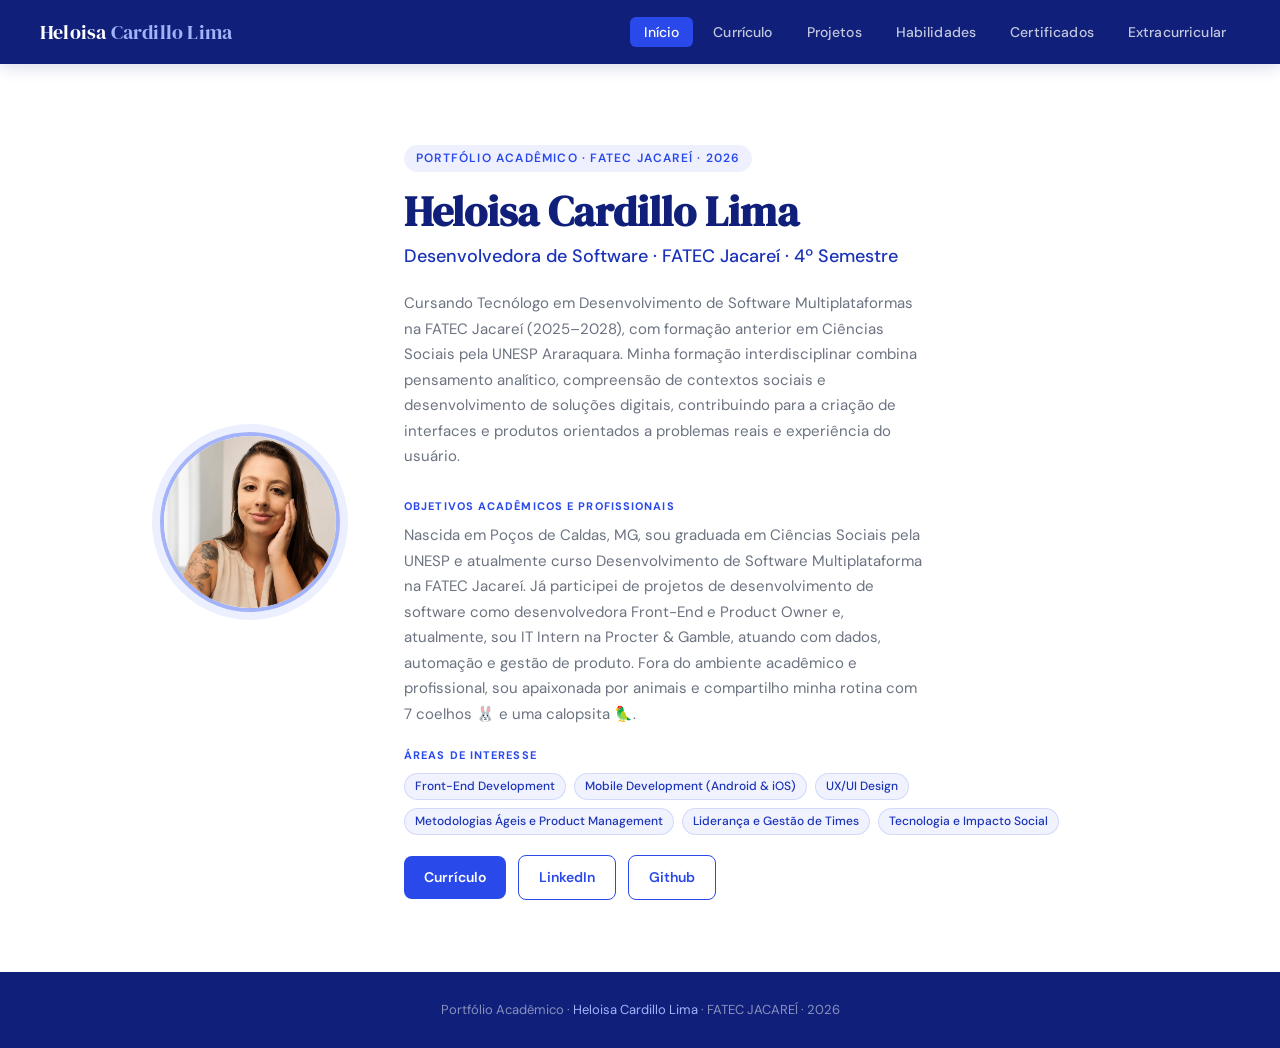
<file: docs/index.html>
<!DOCTYPE html>
<html lang="pt-br">

<head>
    <meta charset="UTF-8">
    <meta name="viewport" content="width=device-width, initial-scale=1.0">
    <title>Heloisa Cardillo – Portfólio Acadêmico</title>
    <meta name="description"
        content="Portfólio Acadêmico – Heloisa Cardillo Lima, Desenvolvimento de Software Multiplataformas">
    <link rel="icon" href="image/ideia.gif" type="image/gif">
    <link rel="stylesheet" href="style.css">
</head>

<body>

    <div id="navbar"></div>

    <div class="page-wrapper">

        <section id="inicio">
            <div class="container">
                <div class="intro-inner">
                    <div class="intro-photo">
                        <img src="image/foto.png" alt="Heloisa Cardillo Lima">
                    </div>
                    <div class="intro-content">
                        <span class="intro-tag">Portfólio Acadêmico · FATEC Jacareí · 2026</span>
                        <h1 class="intro-name">Heloisa Cardillo Lima</h1>
                        <p class="intro-title">Desenvolvedora de Software · FATEC Jacareí · 4º Semestre</p>
                        <p class="intro-bio">
                            Cursando Tecnólogo em Desenvolvimento de Software Multiplataformas na FATEC Jacareí
                            (2025–2028), com formação anterior em Ciências Sociais pela UNESP Araraquara. Minha
                            formação interdisciplinar combina pensamento analítico, compreensão de contextos sociais e
                            desenvolvimento de soluções digitais, contribuindo para a criação de interfaces e produtos
                            orientados a problemas reais e experiência do usuário.
                        </p>

                        <div class="intro-block">
                            <p class="intro-block-label">Objetivos Acadêmicos e Profissionais</p>
                            <p class="intro-block-text">
                                Nascida em Poços de Caldas, MG, sou graduada em Ciências Sociais pela UNESP e atualmente
                                curso
                                Desenvolvimento de Software Multiplataforma na FATEC Jacareí. Já participei
                                de projetos
                                de desenvolvimento de software como desenvolvedora Front-End e Product Owner e,
                                atualmente, sou IT Intern na Procter & Gamble, atuando com dados, automação e gestão de produto.
                                Fora do ambiente acadêmico e profissional, sou apaixonada por animais e compartilho
                                minha rotina
                                com 7 coelhos 🐰 e uma calopsita 🦜.
                            </p>
                        </div>

                        <div class="intro-block">
                            <p class="intro-block-label">Áreas de Interesse</p>
                            <div class="intro-tags">
                                <span class="tag">Front-End Development</span>
                                <span class="tag">Mobile Development (Android & iOS)</span>
                                <span class="tag">UX/UI Design</span>
                                <span class="tag">Metodologias Ágeis e Product Management</span>
                                <span class="tag">Liderança e Gestão de Times</span>
                                <span class="tag">Tecnologia e Impacto Social</span>
                            </div>
                        </div>

                        <div class="intro-links">
                            <a href="pdfs/Curriculo Heloisa Cardillo.pdf" target="_blank"
                                class="btn-primary">Currículo</a>
                            <a href="https://linkedin.com/in/heloisa-cardillo-lima" target="_blank"
                                class="btn-outline">LinkedIn</a>
                            <a href="https://github.com/heloisa-cardillo" target="_blank" 
                                class="btn-outline">Github</a>
                            </a>
                        </div>
                    </div>
                </div>
            </div>
        </section>

    </div>

    <footer>
        <p>Portfólio Acadêmico · <span>Heloisa Cardillo Lima</span> · FATEC JACAREÍ · 2026</p>
    </footer>

    <script src="nav.js"></script>
    <script src="script.js"></script>
</body>

</html>
</file>
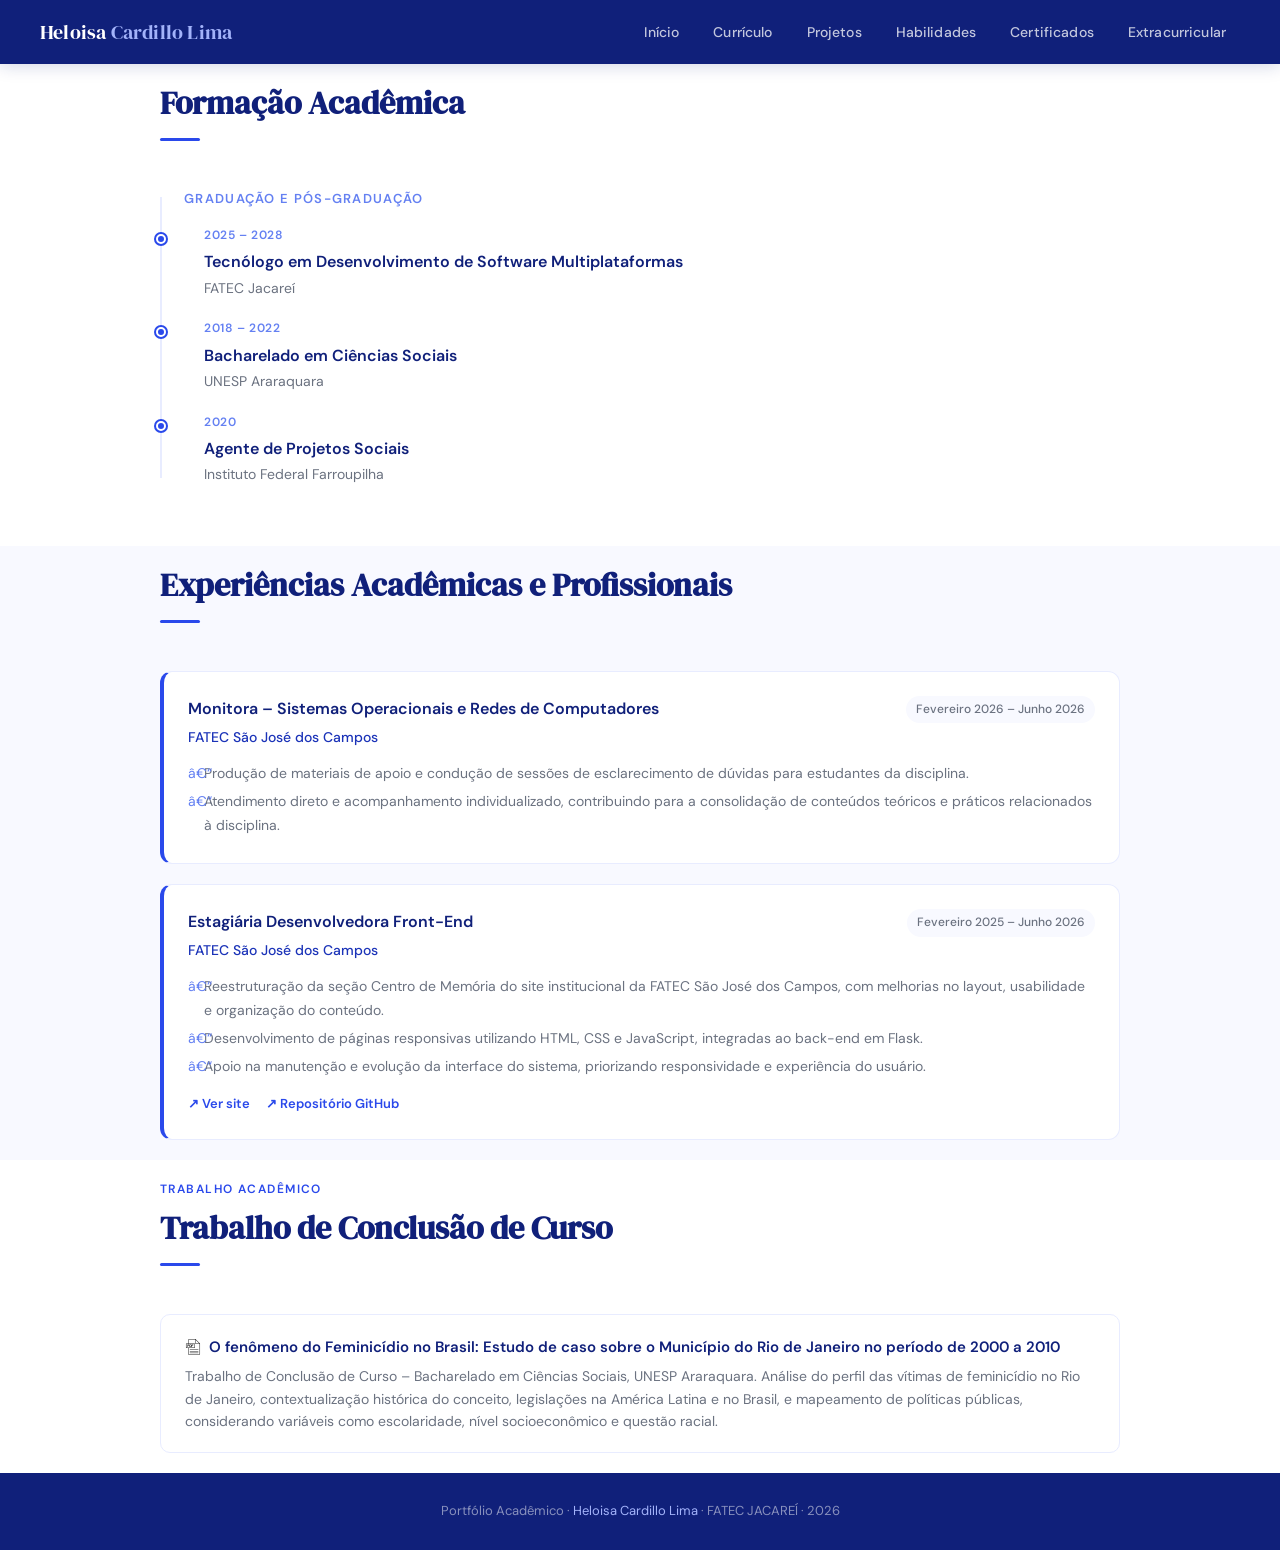
<file: docs/curriculo.html>
<!DOCTYPE html>
<html lang="pt-br">

<head>
    <meta charset="UTF-8">
    <meta name="viewport" content="width=device-width, initial-scale=1.0">
    <title>Currículo – Heloisa Cardillo</title>
    <meta name="description" content="Currículo – Heloisa Cardillo Lima">
    <link rel="icon" href="image/ideia.gif" type="image/gif">
    <link rel="stylesheet" href="style.css">
</head>

<body>

    <div id="navbar"></div>

    <div class="page-wrapper">

        <!-- FORMAÇÃO ACADÊMICA -->
        <section id="formacao">
            <div class="container">
                <div class="section-header">
                    <h2 class="section-title">Formação Acadêmica</h2>
                    <div class="divider"></div>
                </div>

                <div class="timeline">
                    <div class="timeline-group">
                        <p class="timeline-group-title">Graduação e Pós-Graduação</p>

                        <div class="timeline-item">
                            <p class="timeline-date">2025 – 2028</p>
                            <p class="timeline-title">Tecnólogo em Desenvolvimento de Software Multiplataformas</p>
                            <p class="timeline-org">FATEC Jacareí</p>
                        </div>

                        <div class="timeline-item">
                            <p class="timeline-date">2018 – 2022</p>
                            <p class="timeline-title">Bacharelado em Ciências Sociais</p>
                            <p class="timeline-org">UNESP Araraquara</p>
                        </div>

                        <div class="timeline-item">
                            <p class="timeline-date">2020</p>
                            <p class="timeline-title">Agente de Projetos Sociais</p>
                            <p class="timeline-org">Instituto Federal Farroupilha</p>
                        </div>
                    </div>
                </div>
            </div>
        </section>

        <!-- EXPERIÊNCIAS PROFISSIONAIS -->
        <section id="experiencias">
            <div class="container">
                <div class="section-header">
                    <h2 class="section-title">Experiências Acadêmicas e Profissionais </h2>
                    <div class="divider"></div>
                </div>

                <div class="exp-list">

                    <div class="exp-item">
                        <div class="exp-header">
                            <div>
                                <p class="exp-title">Monitora – Sistemas Operacionais e Redes de Computadores</p>
                                <p class="exp-org">FATEC São José dos Campos</p>
                            </div>
                            <span class="exp-date">Fevereiro 2026 – Junho 2026</span>
                        </div>
                        <div class="exp-desc">
                            <ul>
                                <li>Produção de materiais de apoio e condução de sessões de esclarecimento de dúvidas
                                    para estudantes da disciplina.</li>
                                <li>Atendimento direto e acompanhamento individualizado, contribuindo para a
                                    consolidação de conteúdos teóricos e práticos relacionados à disciplina.</li>
                            </ul>
                        </div>
                    </div>

                    <div class="exp-item">
                        <div class="exp-header">
                            <div>
                                <p class="exp-title">Estagiária Desenvolvedora Front-End</p>
                                <p class="exp-org">FATEC São José dos Campos</p>
                            </div>
                            <span class="exp-date">Fevereiro 2025 – Junho 2026</span>
                        </div>
                        <div class="exp-desc">
                            <ul>
                                <li>Reestruturação da seção Centro de Memória do site institucional da FATEC São José dos Campos, com
                                    melhorias no layout, usabilidade e organização do conteúdo.</li>
                                <li>Desenvolvimento de páginas responsivas utilizando HTML, CSS e JavaScript, integradas
                                    ao back-end em Flask.</li>
                                <li>Apoio na manutenção e evolução da interface do sistema, priorizando responsividade e
                                    experiência do usuário.</li>
                            </ul>
                            <div style="margin-top: 12px; display: flex; gap: 16px; flex-wrap: wrap;">
                                <a href="https://sjc.fatec.sp.gov.br/centro-de-memoria" target="_blank"
                                    class="project-link">↗ Ver site</a>
                                <a href="https://github.com/heloisa-cardillo/site-memoria" target="_blank"
                                    class="project-link">↗ Repositório GitHub</a>
                            </div>
                        </div>
                    </div>

                </div>
            </div>
        </section>

        <!-- TCC -->
        <section id="tcc">
            <div class="container">
                <div class="section-header">
                    <p class="section-label">Trabalho Acadêmico</p>
                    <h2 class="section-title">Trabalho de Conclusão de Curso</h2>
                    <div class="divider"></div>
                </div>

                <div class="works-list">
                    <div class="work-item">
                        <p class="work-title">
                            <a href="pdfs/TCC Feminicidio.pdf" target="_blank">
                                <img src="image/pdf_icon.png" alt="PDF" class="pdf-icon">
                                O fenômeno do Feminicídio no Brasil: Estudo de caso sobre o Município do Rio de Janeiro
                                no período de 2000 a 2010
                            </a>
                        </p>
                        <p class="work-desc">
                            Trabalho de Conclusão de Curso – Bacharelado em Ciências Sociais, UNESP Araraquara.
                            Análise do perfil das vítimas de feminicídio no Rio de Janeiro, contextualização histórica
                            do conceito, legislações na América Latina e no Brasil, e mapeamento de políticas públicas,
                            considerando variáveis como escolaridade, nível socioeconômico e questão racial.
                        </p>
                    </div>
                </div>
            </div>
        </section>

    </div>

    <footer>
        <p>Portfólio Acadêmico · <span>Heloisa Cardillo Lima</span> · FATEC JACAREÍ · 2026</p>
    </footer>

    <script src="nav.js"></script>
    <script src="script.js"></script>
</body>

</html>
</file>
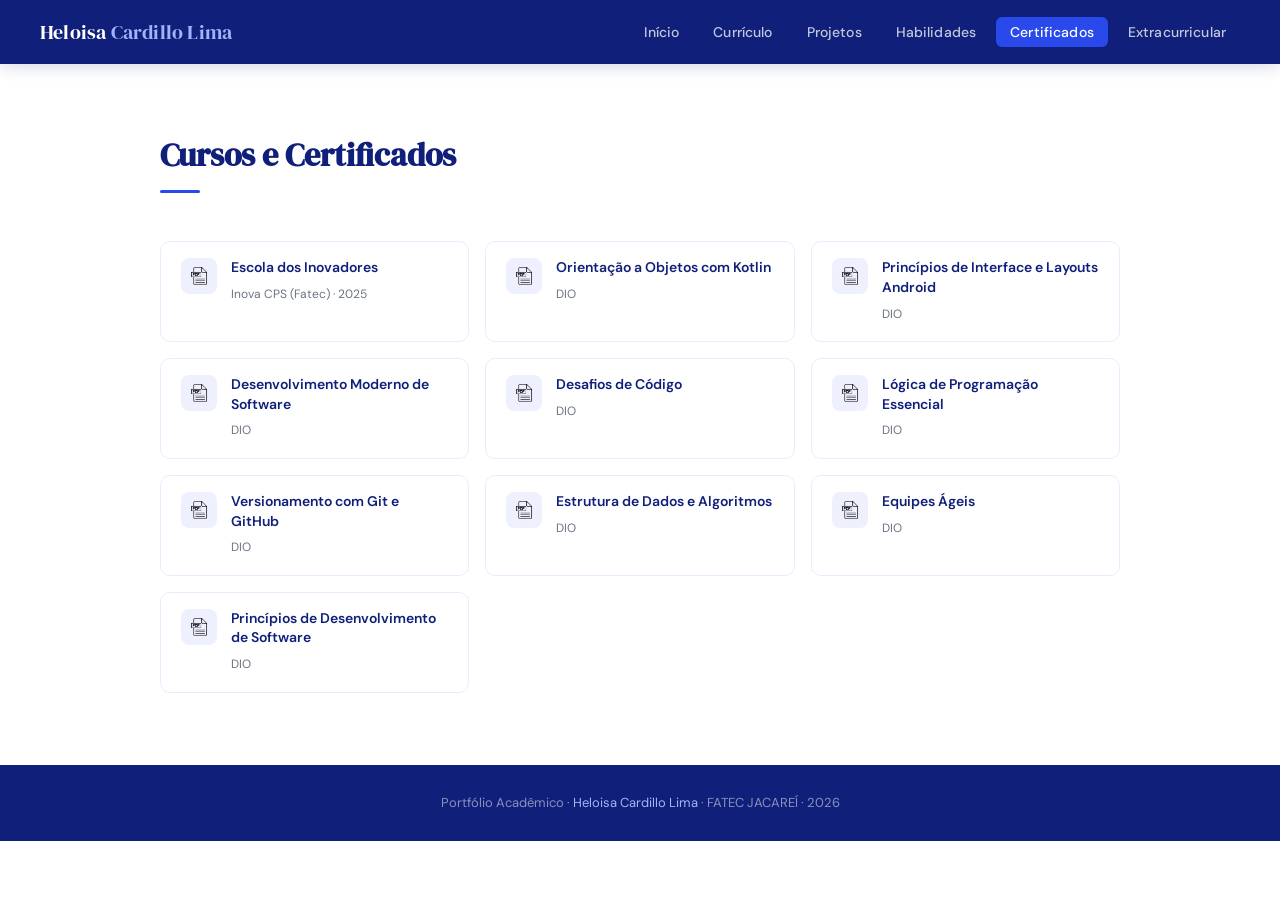
<file: docs/cursos.html>
<!DOCTYPE html>
<html lang="pt-br">

<head>
    <meta charset="UTF-8">
    <meta name="viewport" content="width=device-width, initial-scale=1.0">
    <title>Certificados – Heloisa Cardillo</title>
    <meta name="description" content="Cursos e Certificados – Heloisa Cardillo Lima">
    <link rel="icon" href="image/ideia.gif" type="image/gif">
    <link rel="stylesheet" href="style.css">
</head>

<body>

    <div id="navbar"></div>

    <div class="page-wrapper">

        <section id="cursos">
            <div class="container">
                <div class="section-header">
                    <h2 class="section-title">Cursos e Certificados</h2>
                    <div class="divider"></div>
                </div>

                <div class="courses-grid">

                    <a href="pdfs/CERTIFICADO_-_2025-1.pdf" target="_blank" class="course-item">
                        <div class="course-icon"><img src="image/pdf_icon.png" alt="PDF"></div>
                        <div class="course-info">
                            <h4>Escola dos Inovadores</h4>
                            <span>Inova CPS (Fatec) · 2025</span>
                        </div>
                    </a>

                    <a href="pdfs/orientacao a objetos.pdf" target="_blank" class="course-item">
                        <div class="course-icon"><img src="image/pdf_icon.png" alt="PDF"></div>
                        <div class="course-info">
                            <h4>Orientação a Objetos com Kotlin</h4>
                            <span>DIO</span>
                        </div>
                    </a>

                    <a href="pdfs/layouts.pdf" target="_blank" class="course-item">
                        <div class="course-icon"><img src="image/pdf_icon.png" alt="PDF"></div>
                        <div class="course-info">
                            <h4>Princípios de Interface e Layouts Android</h4>
                            <span>DIO</span>
                        </div>
                    </a>

                    <a href="pdfs/introdução software.pdf" target="_blank" class="course-item">
                        <div class="course-icon"><img src="image/pdf_icon.png" alt="PDF"></div>
                        <div class="course-info">
                            <h4>Desenvolvimento Moderno de Software</h4>
                            <span>DIO</span>
                        </div>
                    </a>

                    <a href="pdfs/desafio de codigo.pdf" target="_blank" class="course-item">
                        <div class="course-icon"><img src="image/pdf_icon.png" alt="PDF"></div>
                        <div class="course-info">
                            <h4>Desafios de Código</h4>
                            <span>DIO</span>
                        </div>
                    </a>

                    <a href="pdfs/logica de programacao.pdf" target="_blank" class="course-item">
                        <div class="course-icon"><img src="image/pdf_icon.png" alt="PDF"></div>
                        <div class="course-info">
                            <h4>Lógica de Programação Essencial</h4>
                            <span>DIO</span>
                        </div>
                    </a>

                    <a href="pdfs/git e github.pdf" target="_blank" class="course-item">
                        <div class="course-icon"><img src="image/pdf_icon.png" alt="PDF"></div>
                        <div class="course-info">
                            <h4>Versionamento com Git e GitHub</h4>
                            <span>DIO</span>
                        </div>
                    </a>

                    <a href="pdfs/modelagem de dados.pdf" target="_blank" class="course-item">
                        <div class="course-icon"><img src="image/pdf_icon.png" alt="PDF"></div>
                        <div class="course-info">
                            <h4>Estrutura de Dados e Algoritmos</h4>
                            <span>DIO</span>
                        </div>
                    </a>

                    <a href="pdfs/equipes ageis.pdf" target="_blank" class="course-item">
                        <div class="course-icon"><img src="image/pdf_icon.png" alt="PDF"></div>
                        <div class="course-info">
                            <h4>Equipes Ágeis</h4>
                            <span>DIO</span>
                        </div>
                    </a>

                    <a href="pdfs/desenvolvimento software.pdf" target="_blank" class="course-item">
                        <div class="course-icon"><img src="image/pdf_icon.png" alt="PDF"></div>
                        <div class="course-info">
                            <h4>Princípios de Desenvolvimento de Software</h4>
                            <span>DIO</span>
                        </div>
                    </a>

                </div>
            </div>
        </section>

    </div>

    <footer>
        <p>Portfólio Acadêmico · <span>Heloisa Cardillo Lima</span> · FATEC JACAREÍ · 2026</p>
    </footer>

    <script src="nav.js"></script>
    <script src="script.js"></script>
</body>

</html>
</file>
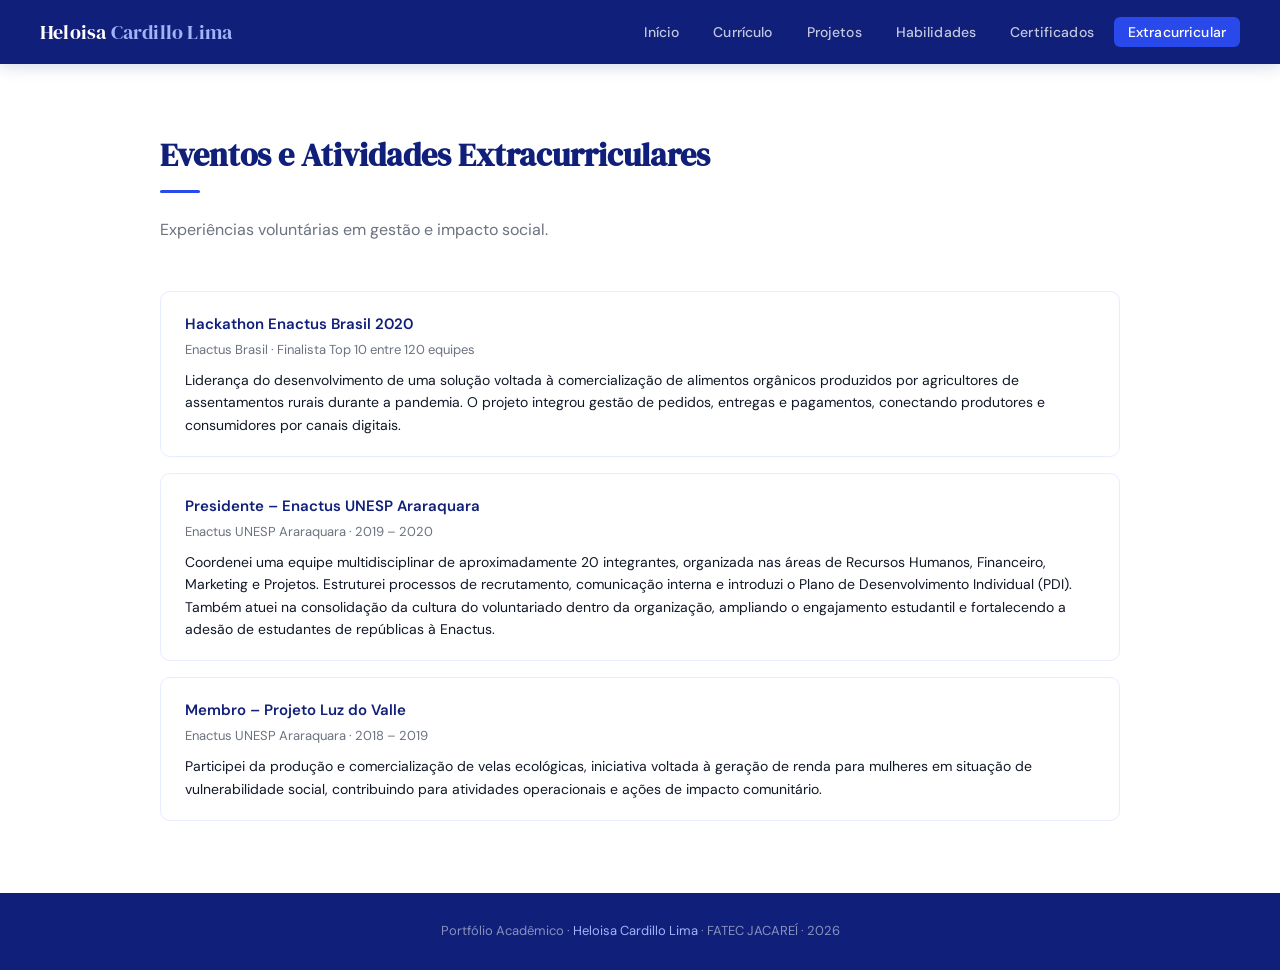
<file: docs/extracurricular.html>
<!DOCTYPE html>
<html lang="pt-br">

<head>
    <meta charset="UTF-8">
    <meta name="viewport" content="width=device-width, initial-scale=1.0">
    <title>Extracurricular – Heloisa Cardillo</title>
    <meta name="description" content="Atividades Extracurriculares – Heloisa Cardillo Lima">
    <link rel="icon" href="image/ideia.gif" type="image/gif">
    <link rel="stylesheet" href="style.css">
</head>

<body>

    <div id="navbar"></div>

    <div class="page-wrapper">

        <section id="extracurricular">
            <div class="container">
                <div class="section-header">
                    <h2 class="section-title">Eventos e Atividades Extracurriculares</h2>
                    <div class="divider"></div>
                    <p class="section-subtitle">Experiências voluntárias em gestão e impacto social.</p>
                </div>

                <div class="events-list">

                    <div class="event-item">
                        <p class="event-title">Hackathon Enactus Brasil 2020</p>
                        <p class="event-meta">Enactus Brasil · Finalista Top 10 entre 120 equipes</p>
                        <p class="event-desc">
                            Liderança do desenvolvimento de uma solução voltada à comercialização de alimentos orgânicos
                            produzidos por agricultores de assentamentos rurais durante a pandemia. O projeto integrou
                            gestão
                            de pedidos, entregas e pagamentos, conectando produtores e consumidores por canais digitais.
                        </p>
                    </div>

                    <div class="event-item">
                        <p class="event-title">Presidente – Enactus UNESP Araraquara</p>
                        <p class="event-meta">Enactus UNESP Araraquara · 2019 – 2020</p>
                        <p class="event-desc">
                            Coordenei uma equipe multidisciplinar de aproximadamente 20 integrantes, organizada nas
                            áreas de
                            Recursos Humanos, Financeiro, Marketing e Projetos. Estruturei processos de recrutamento,
                            comunicação interna e introduzi o Plano de Desenvolvimento Individual (PDI). Também atuei na
                            consolidação da cultura do voluntariado dentro da organização, ampliando o engajamento
                            estudantil
                            e fortalecendo a adesão de estudantes de repúblicas à Enactus.
                        </p>
                    </div>

                    <div class="event-item">
                        <p class="event-title">Membro – Projeto Luz do Valle</p>
                        <p class="event-meta">Enactus UNESP Araraquara · 2018 – 2019</p>
                        <p class="event-desc">
                            Participei da produção e comercialização de velas ecológicas, iniciativa voltada à geração
                            de renda
                            para mulheres em situação de vulnerabilidade social, contribuindo para atividades
                            operacionais e
                            ações de impacto comunitário.
                        </p>
                    </div>

                </div>
            </div>
        </section>

    </div>

    <footer>
        <p>Portfólio Acadêmico · <span>Heloisa Cardillo Lima</span> · FATEC JACAREÍ · 2026</p>
    </footer>

    <script src="nav.js"></script>
    <script src="script.js"></script>
</body>

</html>
</file>
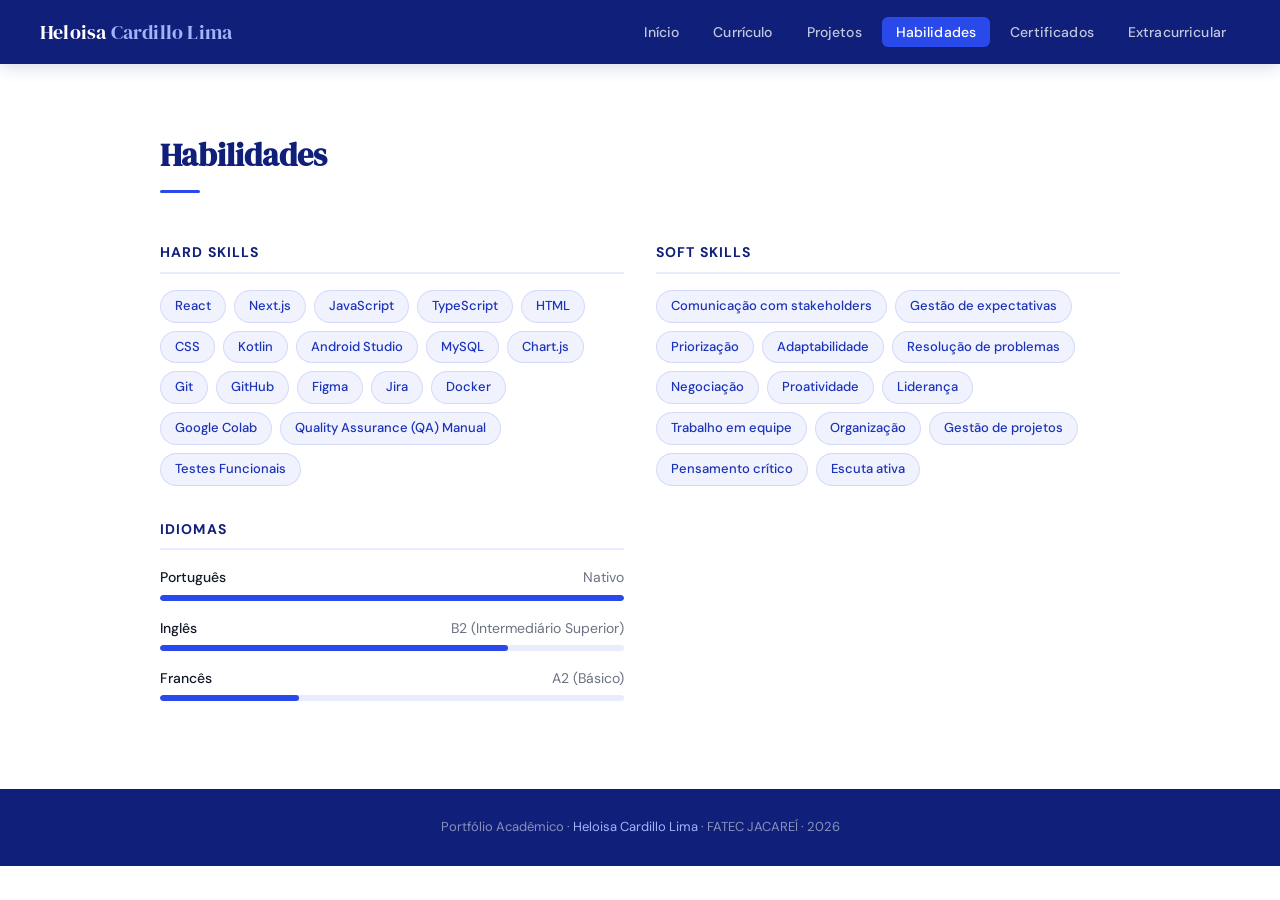
<file: docs/habilidades.html>
<!DOCTYPE html>
<html lang="pt-br">

<head>
    <meta charset="UTF-8">
    <meta name="viewport" content="width=device-width, initial-scale=1.0">
    <title>Habilidades – Heloisa Cardillo</title>
    <meta name="description" content="Habilidades – Heloisa Cardillo Lima">
    <link rel="icon" href="image/ideia.gif" type="image/gif">
    <link rel="stylesheet" href="style.css">
</head>

<body>

    <div id="navbar"></div>

    <div class="page-wrapper">

        <section id="habilidades">
            <div class="container">
                <div class="section-header">
                    <h2 class="section-title">Habilidades</h2>
                    <div class="divider"></div>
                </div>

                <div class="skills-section">

                    <div class="skills-group">
                        <h3>Hard Skills</h3>
                        <div class="skills-container">
                            <div class="skill-item">React</div>
                            <div class="skill-item">Next.js</div>
                            <div class="skill-item">JavaScript</div>
                            <div class="skill-item">TypeScript</div>
                            <div class="skill-item">HTML</div>
                            <div class="skill-item">CSS</div>
                            <div class="skill-item">Kotlin</div>
                            <div class="skill-item">Android Studio</div>
                            <div class="skill-item">MySQL</div>
                            <div class="skill-item">Chart.js</div>
                            <div class="skill-item">Git</div>
                            <div class="skill-item">GitHub</div>
                            <div class="skill-item">Figma</div>
                            <div class="skill-item">Jira</div>
                            <div class="skill-item">Docker</div>
                            <div class="skill-item">Google Colab</div>
                            <div class="skill-item">Quality Assurance (QA) Manual</div>
                            <div class="skill-item">Testes Funcionais</div>
                        </div>
                    </div>

                    <div class="skills-group">
                        <h3>Soft Skills</h3>
                        <div class="skills-container">
                            <div class="skill-item">Comunicação com stakeholders</div>
                            <div class="skill-item">Gestão de expectativas</div>
                            <div class="skill-item">Priorização</div>
                            <div class="skill-item">Adaptabilidade</div>
                            <div class="skill-item">Resolução de problemas</div>
                            <div class="skill-item">Negociação</div>
                            <div class="skill-item">Proatividade</div>
                            <div class="skill-item">Liderança</div>
                            <div class="skill-item">Trabalho em equipe</div>
                            <div class="skill-item">Organização</div>
                            <div class="skill-item">Gestão de projetos</div>
                            <div class="skill-item">Pensamento crítico</div>
                            <div class="skill-item">Escuta ativa</div>
                        </div>
                    </div>

                    <div class="skills-group">
                        <h3>Idiomas</h3>
                        <div class="idioma-item">
                            <div class="idioma-label">
                                <span>Português</span>
                                <span class="idioma-level">Nativo</span>
                            </div>
                            <div class="progress-container">
                                <div class="progress-bar" style="width: 100%"></div>
                            </div>
                        </div>
                        <div class="idioma-item">
                            <div class="idioma-label">
                                <span>Inglês</span>
                                <span class="idioma-level">B2 (Intermediário Superior)</span>
                            </div>
                            <div class="progress-container">
                                <div class="progress-bar" style="width: 75%"></div>
                            </div>
                        </div>
                        <div class="idioma-item">
                            <div class="idioma-label">
                                <span>Francês</span>
                                <span class="idioma-level">A2 (Básico)</span>
                            </div>
                            <div class="progress-container">
                                <div class="progress-bar" style="width: 30%"></div>
                            </div>
                        </div>
                    </div>

                </div>
            </div>
        </section>

    </div>

    <footer>
        <p>Portfólio Acadêmico · <span>Heloisa Cardillo Lima</span> · FATEC JACAREÍ · 2026</p>
    </footer>

    <script src="nav.js"></script>
    <script src="script.js"></script>
</body>

</html>
</file>
<file: docs/style.css>
﻿@import url('fonts/google-fonts.css');

:root {
    --navy: #10207A;
    --blue: #1B33B8;
    --royal: #2A49EB;
    --mid: #6480F2;
    --light: #A3B3FA;
    --white: #ffffff;
    --bg: #f8f9ff;
    --surface: #ffffff;
    --border: #e8ecff;
    --text: #111827;
    --muted: #6b7280;
    --nav-h: 64px;
}

*,
*::before,
*::after {
    box-sizing: border-box;
    margin: 0;
    padding: 0;
}

html {
    scroll-behavior: smooth;
    scroll-padding-top: calc(var(--nav-h) + 16px);
}

body {
    background: var(--white);
    font-family: 'DM Sans', sans-serif;
    color: var(--text);
    line-height: 1.6;
    font-size: 16px;
}

/* NAVBAR */
.navbar {
    position: fixed;
    top: 0;
    left: 0;
    right: 0;
    height: var(--nav-h);
    background: var(--navy);
    display: flex;
    align-items: center;
    justify-content: space-between;
    padding: 0 40px;
    z-index: 1000;
    box-shadow: 0 2px 16px rgba(16, 32, 122, 0.18);
}

.navbar-brand {
    font-family: 'DM Serif Display', serif;
    font-size: 20px;
    color: var(--white);
    text-decoration: none;
    letter-spacing: 0.01em;
}

.navbar-brand span {
    color: var(--light);
}

.navbar-links {
    display: flex;
    align-items: center;
    gap: 6px;
    list-style: none;
}

.navbar-links a {
    color: rgba(255, 255, 255, 0.75);
    text-decoration: none;
    font-size: 14px;
    font-weight: 500;
    padding: 6px 14px;
    border-radius: 6px;
    transition: all 0.2s ease;
    letter-spacing: 0.01em;
}

.navbar-links a:hover {
    color: var(--white);
    background: rgba(255, 255, 255, 0.12);
}

.navbar-links a.active {
    color: var(--white);
    background: var(--royal);
}

/* MENU */
.hamburger {
    display: none;
    flex-direction: column;
    gap: 5px;
    cursor: pointer;
    padding: 4px;
    background: none;
    border: none;
}

.hamburger span {
    display: block;
    width: 24px;
    height: 2px;
    background: var(--white);
    border-radius: 2px;
    transition: all 0.3s ease;
}

.hamburger.open span:nth-child(1) {
    transform: translateY(7px) rotate(45deg);
}

.hamburger.open span:nth-child(2) {
    opacity: 0;
}

.hamburger.open span:nth-child(3) {
    transform: translateY(-7px) rotate(-45deg);
}

/* MENU mobile*/
.mobile-menu {
    display: none;
    position: fixed;
    top: var(--nav-h);
    left: 0;
    right: 0;
    background: var(--navy);
    padding: 16px 24px 24px;
    z-index: 999;
    border-top: 1px solid rgba(255, 255, 255, 0.1);
}

.mobile-menu.open {
    display: block;
}

.mobile-menu a {
    display: block;
    color: rgba(255, 255, 255, 0.8);
    text-decoration: none;
    font-size: 15px;
    font-weight: 500;
    padding: 12px 0;
    border-bottom: 1px solid rgba(255, 255, 255, 0.08);
    transition: color 0.2s;
}

.mobile-menu a:last-child {
    border-bottom: none;
}

.mobile-menu a:hover {
    color: var(--white);
}

/* LAYOUT */
.page-wrapper {
    margin-top: var(--nav-h);
}

.container {
    max-width: 1024px;
    margin: 0 auto;
    padding: 0 32px;
}

section {
    padding: 72px 0;
}

section:nth-child(even) {
    background: var(--bg);
}

/* SEÃ‡Ã•ES */
.section-label {
    font-size: 12px;
    font-weight: 600;
    letter-spacing: 0.12em;
    text-transform: uppercase;
    color: var(--royal);
    margin-bottom: 10px;
}

.section-title {
    font-family: 'DM Serif Display', serif;
    font-size: 32px;
    color: var(--navy);
    margin-bottom: 8px;
    line-height: 1.2;
}

.section-subtitle {
    font-size: 16px;
    color: var(--muted);
    max-width: 560px;
}

.section-header {
    margin-bottom: 48px;
}

.divider {
    width: 40px;
    height: 3px;
    background: var(--royal);
    border-radius: 2px;
    margin: 16px 0 24px;
}

/* INTRODUÃ‡ÃƒO */
#inicio {
    background: var(--white);
    padding: 80px 0 72px;
}

.intro-inner {
    display: flex;
    align-items: center;
    gap: 64px;
}

.intro-photo {
    flex-shrink: 0;
    width: 180px;
    height: 180px;
    border-radius: 50%;
    overflow: hidden;
    border: 4px solid var(--light);
    box-shadow: 0 0 0 8px rgba(100, 128, 242, 0.12);
}

.intro-photo img {
    width: 100%;
    height: 100%;
    object-fit: cover;
}

.intro-content {
    flex: 1;
}

.intro-tag {
    display: inline-block;
    font-size: 12px;
    font-weight: 600;
    letter-spacing: 0.1em;
    text-transform: uppercase;
    color: var(--royal);
    background: rgba(42, 73, 235, 0.08);
    padding: 4px 12px;
    border-radius: 20px;
    margin-bottom: 16px;
}

.intro-name {
    font-family: 'DM Serif Display', serif;
    font-size: 42px;
    color: var(--navy);
    line-height: 1.1;
    margin-bottom: 8px;
}

.intro-title {
    font-size: 18px;
    color: var(--blue);
    font-weight: 500;
    margin-bottom: 20px;
}

.intro-bio {
    font-size: 15px;
    color: var(--muted);
    line-height: 1.7;
    max-width: 520px;
    margin-bottom: 28px;
}

.intro-links {
    display: flex;
    gap: 12px;
    flex-wrap: wrap;
    align-items: center;
}

.btn-primary {
    display: inline-flex;
    align-items: center;
    gap: 8px;
    background: var(--royal);
    color: var(--white);
    text-decoration: none;
    font-size: 14px;
    font-weight: 600;
    padding: 10px 20px;
    border-radius: 8px;
    transition: all 0.2s ease;
    border: none;
    cursor: pointer;
}

.btn-primary:hover {
    background: var(--blue);
    transform: translateY(-1px);
    box-shadow: 0 4px 16px rgba(42, 73, 235, 0.3);
}

.btn-outline {
    display: inline-flex;
    align-items: center;
    gap: 8px;
    background: transparent;
    color: var(--royal);
    text-decoration: none;
    font-size: 14px;
    font-weight: 600;
    padding: 10px 20px;
    border-radius: 8px;
    border: 1.5px solid var(--royal);
    transition: all 0.2s ease;
}

.btn-outline:hover {
    background: rgba(42, 73, 235, 0.06);
    transform: translateY(-1px);
}

.icon-link {
    display: inline-flex;
    align-items: center;
    justify-content: center;
    width: 38px;
    height: 38px;
    border-radius: 8px;
    border: 1.5px solid var(--border);
    color: var(--muted);
    text-decoration: none;
    transition: all 0.2s ease;
}

.icon-link:hover {
    border-color: var(--royal);
    color: var(--royal);
    background: rgba(42, 73, 235, 0.05);
}

.icon-link img {
    width: 20px;
    height: 20px;
    object-fit: contain;
}

.intro-block {
    margin-bottom: 20px;
}

.intro-block-label {
    font-size: 11px;
    font-weight: 700;
    letter-spacing: 0.1em;
    text-transform: uppercase;
    color: var(--royal);
    margin-bottom: 8px;
}

.intro-block-text {
    font-size: 15px;
    color: var(--muted);
    line-height: 1.7;
    max-width: 520px;
}

.intro-tags {
    display: flex;
    flex-wrap: wrap;
    gap: 8px;
}

/* CURRÃCULO */
.timeline {
    position: relative;
    padding-left: 24px;
}

.timeline::before {
    content: '';
    position: absolute;
    left: 0;
    top: 8px;
    bottom: 8px;
    width: 2px;
    background: var(--border);
}

.timeline-group {
    margin-bottom: 40px;
}

.timeline-group-title {
    font-size: 13px;
    font-weight: 600;
    letter-spacing: 0.1em;
    text-transform: uppercase;
    color: var(--mid);
    margin-bottom: 16px;
    margin-left: -24px;
    padding-left: 24px;
    position: relative;
}

.timeline-item {
    position: relative;
    margin-bottom: 20px;
    padding-left: 20px;
}

.timeline-item::before {
    content: '';
    position: absolute;
    left: -28px;
    top: 8px;
    width: 10px;
    height: 10px;
    border-radius: 50%;
    background: var(--royal);
    border: 2px solid var(--white);
    box-shadow: 0 0 0 2px var(--royal);
}

.timeline-date {
    font-size: 12px;
    font-weight: 600;
    color: var(--mid);
    text-transform: uppercase;
    letter-spacing: 0.05em;
    margin-bottom: 4px;
}

.timeline-title {
    font-size: 16px;
    font-weight: 600;
    color: var(--navy);
    margin-bottom: 2px;
}

.timeline-org {
    font-size: 14px;
    color: var(--muted);
}

/* PROJETOS */
.projects-grid {
    display: grid;
    grid-template-columns: 1fr 1fr;
    gap: 24px;
}

.project-card {
    background: var(--surface);
    border: 1.5px solid var(--border);
    border-radius: 12px;
    overflow: hidden;
    transition: all 0.25s ease;
    display: flex;
    flex-direction: column;
}

.project-card:hover {
    border-color: var(--mid);
    box-shadow: 0 8px 32px rgba(42, 73, 235, 0.1);
    transform: translateY(-2px);
}

.project-card-header {
    background: var(--navy);
    padding: 20px 24px 16px;
}

.project-semester {
    font-size: 11px;
    font-weight: 600;
    letter-spacing: 0.1em;
    text-transform: uppercase;
    color: var(--light);
    margin-bottom: 6px;
}

.project-card-header h3 {
    font-family: 'DM Serif Display', serif;
    font-size: 18px;
    color: var(--white);
    line-height: 1.3;
}

.project-client {
    font-size: 13px;
    color: rgba(255, 255, 255, 0.6);
    margin-top: 4px;
}

.project-card-body {
    padding: 20px 24px;
    flex: 1;
    display: flex;
    flex-direction: column;
    gap: 16px;
}

.project-field {
    font-size: 14px;
    color: var(--text);
    line-height: 1.6;
}

.project-field-label {
    font-size: 11px;
    font-weight: 700;
    letter-spacing: 0.08em;
    text-transform: uppercase;
    color: var(--royal);
    margin-bottom: 4px;
}

.project-tags {
    display: flex;
    flex-wrap: wrap;
    gap: 6px;
    margin-top: auto;
    padding-top: 8px;
}

.tag {
    font-size: 12px;
    font-weight: 500;
    color: var(--blue);
    background: rgba(42, 73, 235, 0.07);
    border: 1px solid rgba(42, 73, 235, 0.15);
    padding: 3px 10px;
    border-radius: 20px;
}

.project-card-footer {
    padding: 12px 24px 16px;
    border-top: 1px solid var(--border);
    display: flex;
    gap: 12px;
}

.project-link {
    font-size: 13px;
    font-weight: 600;
    color: var(--royal);
    text-decoration: none;
    display: flex;
    align-items: center;
    gap: 4px;
    transition: color 0.2s;
}

.project-link:hover {
    color: var(--blue);
}

/* PROJETO destaque */
.project-card.featured {
    grid-column: 1 / -1;
}

.project-card.featured .project-card-body {
    display: grid;
    grid-template-columns: 1fr 1fr;
    gap: 16px 32px;
}

.project-card.featured .project-tags {
    grid-column: 1 / -1;
}

/* EXPERIÃŠNCIAS*/
.exp-list {
    display: flex;
    flex-direction: column;
    gap: 20px;
}

.exp-item {
    background: var(--surface);
    border: 1.5px solid var(--border);
    border-radius: 12px;
    padding: 24px;
    transition: all 0.2s ease;
    border-left: 4px solid var(--royal);
}

.exp-item:hover {
    box-shadow: 0 4px 20px rgba(42, 73, 235, 0.08);
    transform: translateX(2px);
}

.exp-header {
    display: flex;
    justify-content: space-between;
    align-items: flex-start;
    margin-bottom: 12px;
    gap: 16px;
}

.exp-title {
    font-size: 16px;
    font-weight: 600;
    color: var(--navy);
    margin-bottom: 4px;
}

.exp-org {
    font-size: 14px;
    color: var(--blue);
    font-weight: 500;
}

.exp-date {
    font-size: 12px;
    color: var(--muted);
    font-weight: 500;
    white-space: nowrap;
    background: var(--bg);
    padding: 4px 10px;
    border-radius: 20px;
}

.exp-desc {
    font-size: 14px;
    color: var(--muted);
    line-height: 1.7;
}

.exp-desc ul {
    list-style: none;
    padding: 0;
}

.exp-desc ul li {
    padding: 2px 0 2px 16px;
    position: relative;
}

.exp-desc ul li::before {
    content: 'â€“';
    position: absolute;
    left: 0;
    color: var(--mid);
}

/* SKILLS*/
.skills-section {
    display: grid;
    grid-template-columns: 1fr 1fr;
    gap: 32px;
}

.skills-group h3 {
    font-size: 14px;
    font-weight: 700;
    letter-spacing: 0.08em;
    text-transform: uppercase;
    color: var(--navy);
    margin-bottom: 16px;
    padding-bottom: 8px;
    border-bottom: 2px solid var(--border);
}

.skills-container {
    display: flex;
    flex-wrap: wrap;
    gap: 8px;
}

.skill-item {
    font-size: 13px;
    font-weight: 500;
    color: var(--blue);
    background: rgba(42, 73, 235, 0.07);
    border: 1px solid rgba(42, 73, 235, 0.15);
    padding: 5px 14px;
    border-radius: 20px;
    transition: all 0.2s ease;
}

.skill-item:hover {
    background: var(--royal);
    color: var(--white);
    border-color: var(--royal);
    transform: translateY(-1px);
}

/* IDIOMAS */
.idioma-item {
    margin-bottom: 16px;
}

.idioma-label {
    display: flex;
    justify-content: space-between;
    font-size: 14px;
    font-weight: 500;
    color: var(--text);
    margin-bottom: 6px;
}

.idioma-level {
    color: var(--muted);
    font-weight: 400;
}

.progress-container {
    background: var(--border);
    height: 6px;
    border-radius: 3px;
    overflow: hidden;
}

.progress-bar {
    background: var(--royal);
    height: 100%;
    border-radius: 3px;
    transition: width 1s ease-in-out;
}

/* CURSOS e certificados */
.courses-grid {
    display: grid;
    grid-template-columns: repeat(auto-fill, minmax(280px, 1fr));
    gap: 16px;
}

.course-item {
    background: var(--surface);
    border: 1.5px solid var(--border);
    border-radius: 10px;
    padding: 16px 20px;
    transition: all 0.2s ease;
    display: flex;
    align-items: flex-start;
    gap: 14px;
    text-decoration: none;
    color: inherit;
}

.course-item:hover {
    border-color: var(--mid);
    box-shadow: 0 4px 16px rgba(42, 73, 235, 0.08);
    transform: translateY(-2px);
}

.course-icon {
    width: 36px;
    height: 36px;
    flex-shrink: 0;
    background: rgba(42, 73, 235, 0.08);
    border-radius: 8px;
    display: flex;
    align-items: center;
    justify-content: center;
}

.course-icon img {
    width: 18px;
    height: 18px;
    object-fit: contain;
}

.course-info h4 {
    font-size: 14px;
    font-weight: 600;
    color: var(--navy);
    line-height: 1.4;
    margin-bottom: 2px;
}

.course-info span {
    font-size: 12px;
    color: var(--muted);
}

/* extra */
.events-list {
    display: flex;
    flex-direction: column;
    gap: 16px;
}

.event-item {
    background: var(--surface);
    border: 1.5px solid var(--border);
    border-radius: 10px;
    padding: 20px 24px;
    transition: all 0.2s ease;
}

.event-item:hover {
    border-color: var(--mid);
    box-shadow: 0 4px 16px rgba(42, 73, 235, 0.08);
}

.event-title {
    font-size: 15px;
    font-weight: 600;
    color: var(--navy);
    margin-bottom: 4px;
}

.event-meta {
    font-size: 13px;
    color: var(--muted);
    margin-bottom: 8px;
}

.event-desc {
    font-size: 14px;
    color: var(--text);
    line-height: 1.6;
}

/* TCC */
.works-list {
    display: flex;
    flex-direction: column;
    gap: 16px;
}

.work-item {
    background: var(--surface);
    border: 1.5px solid var(--border);
    border-radius: 10px;
    padding: 20px 24px;
    transition: all 0.2s ease;
}

.work-item:hover {
    border-color: var(--mid);
    box-shadow: 0 4px 16px rgba(42, 73, 235, 0.08);
}

.work-title {
    font-size: 15px;
    font-weight: 600;
    color: var(--navy);
    margin-bottom: 6px;
}

.work-title a {
    color: inherit;
    text-decoration: none;
    display: flex;
    align-items: center;
    gap: 8px;
}

.work-title a:hover {
    color: var(--royal);
}

.work-desc {
    font-size: 14px;
    color: var(--muted);
    line-height: 1.6;
}

.pdf-icon {
    width: 16px;
    height: 16px;
    object-fit: contain;
    flex-shrink: 0;
}

/* CONTATO*/
.contact-grid {
    display: grid;
    grid-template-columns: repeat(auto-fill, minmax(200px, 1fr));
    gap: 16px;
}

.contact-card {
    display: flex;
    align-items: center;
    gap: 14px;
    background: var(--surface);
    border: 1.5px solid var(--border);
    border-radius: 10px;
    padding: 18px 20px;
    text-decoration: none;
    color: var(--text);
    transition: all 0.2s ease;
}

.contact-card:hover {
    border-color: var(--royal);
    box-shadow: 0 4px 16px rgba(42, 73, 235, 0.1);
    transform: translateY(-2px);
}

.contact-card-icon {
    width: 40px;
    height: 40px;
    border-radius: 8px;
    background: rgba(42, 73, 235, 0.08);
    display: flex;
    align-items: center;
    justify-content: center;
    flex-shrink: 0;
}

.contact-card-icon img {
    width: 22px;
    height: 22px;
    object-fit: contain;
}

.contact-card-info small {
    display: block;
    font-size: 11px;
    text-transform: uppercase;
    letter-spacing: 0.08em;
    font-weight: 600;
    color: var(--muted);
    margin-bottom: 2px;
}

.contact-card-info span {
    font-size: 14px;
    font-weight: 500;
    color: var(--navy);
}

/* VIDEO app */
.video-container {
    margin: 20px 0;
    border-radius: 12px;
    overflow: hidden;
    border: 1.5px solid var(--border);
    box-shadow: 0 4px 20px rgba(0, 0, 0, 0.08);
    transition: box-shadow 0.3s ease;
    max-width: 600px;
}

.video-container:hover {
    box-shadow: 0 8px 32px rgba(42, 73, 235, 0.15);
}

.video-container video {
    display: block;
    width: 100%;
    height: auto;
}

/* footer */
footer {
    background: var(--navy);
    padding: 28px 32px;
    text-align: center;
}

footer p {
    color: rgba(255, 255, 255, 0.5);
    font-size: 13px;
}

footer span {
    color: var(--light);
}

/* RESPONSIVIDADE */
@media (max-width: 768px) {
    .navbar {
        padding: 0 20px;
    }

    .navbar-links {
        display: none;
    }

    .hamburger {
        display: flex;
    }

    .container {
        padding: 0 20px;
    }

    section {
        padding: 48px 0;
    }

    .intro-inner {
        flex-direction: column;
        text-align: center;
        gap: 28px;
    }

    .intro-links {
        justify-content: center;
    }

    .intro-name {
        font-size: 32px;
    }

    .projects-grid {
        grid-template-columns: 1fr;
    }

    .project-card.featured .project-card-body {
        grid-template-columns: 1fr;
    }

    .skills-section {
        grid-template-columns: 1fr;
    }

    .section-title {
        font-size: 26px;
    }

    .courses-grid {
        grid-template-columns: 1fr;
    }

    .contact-grid {
        grid-template-columns: 1fr 1fr;
    }
}

@media (max-width: 480px) {
    .contact-grid {
        grid-template-columns: 1fr;
    }

    .intro-photo {
        width: 140px;
        height: 140px;
    }
}

/* ALTERAÃ‡Ã•ES pontuais */
.contact-card-info span {
    word-break: break-word;
}

#formacao, #experiencias, #tcc {
    padding: 20px 0;
}

/* LIGHTBOX */
.video-thumbs {
    display: flex;
    gap: 16px;
    flex-wrap: wrap;
}

.video-thumb {
    position: relative;
    cursor: pointer;
    border-radius: 10px;
    overflow: hidden;
    border: 1.5px solid var(--border);
    width: 280px;
    flex-shrink: 0;
    transition: all 0.2s ease;
    text-decoration: none;
}

.video-thumb:hover {
    border-color: var(--mid);
    box-shadow: 0 4px 16px rgba(42, 73, 235, 0.15);
    transform: translateY(-2px);
}

.video-thumb img {
    width: 100%;
    height: 140px;
    object-fit: cover;
    display: block;
}

.video-thumb-label {
    background: var(--navy);
    color: var(--white);
    font-size: 12px;
    font-weight: 600;
    padding: 8px 12px;
    display: flex;
    align-items: center;
    gap: 6px;
}

.video-thumb-label::before {
    content: 'â–¶';
    color: var(--light);
    font-size: 10px;
}

/* LIGHTBOX OVERLAY */
.lightbox {
    display: none;
    position: fixed;
    inset: 0;
    background: rgba(0, 0, 0, 0.85);
    z-index: 2000;
    align-items: center;
    justify-content: center;
}

.lightbox:target {
    display: flex;
}

.lightbox-inner {
    position: relative;
    width: 90%;
    max-width: 900px;
}

.lightbox-inner video {
    width: 100%;
    border-radius: 10px;
    display: block;
}

.lightbox-close {
    position: absolute;
    top: -40px;
    right: 0;
    color: var(--white);
    text-decoration: none;
    font-size: 28px;
    font-weight: 300;
    line-height: 1;
    opacity: 0.8;
    transition: opacity 0.2s;
}

.lightbox-close:hover {
    opacity: 1;
}

.lightbox-backdrop {
    position: absolute;
    inset: 0;
    z-index: -1;
}

.project-category-title {
    font-family: 'DM Serif Display', serif;
    font-size: 20px;
    color: var(--navy);
    margin: 40px 0 20px;
    padding-bottom: 8px;
    border-bottom: 2px solid var(--border);
}
</file>
